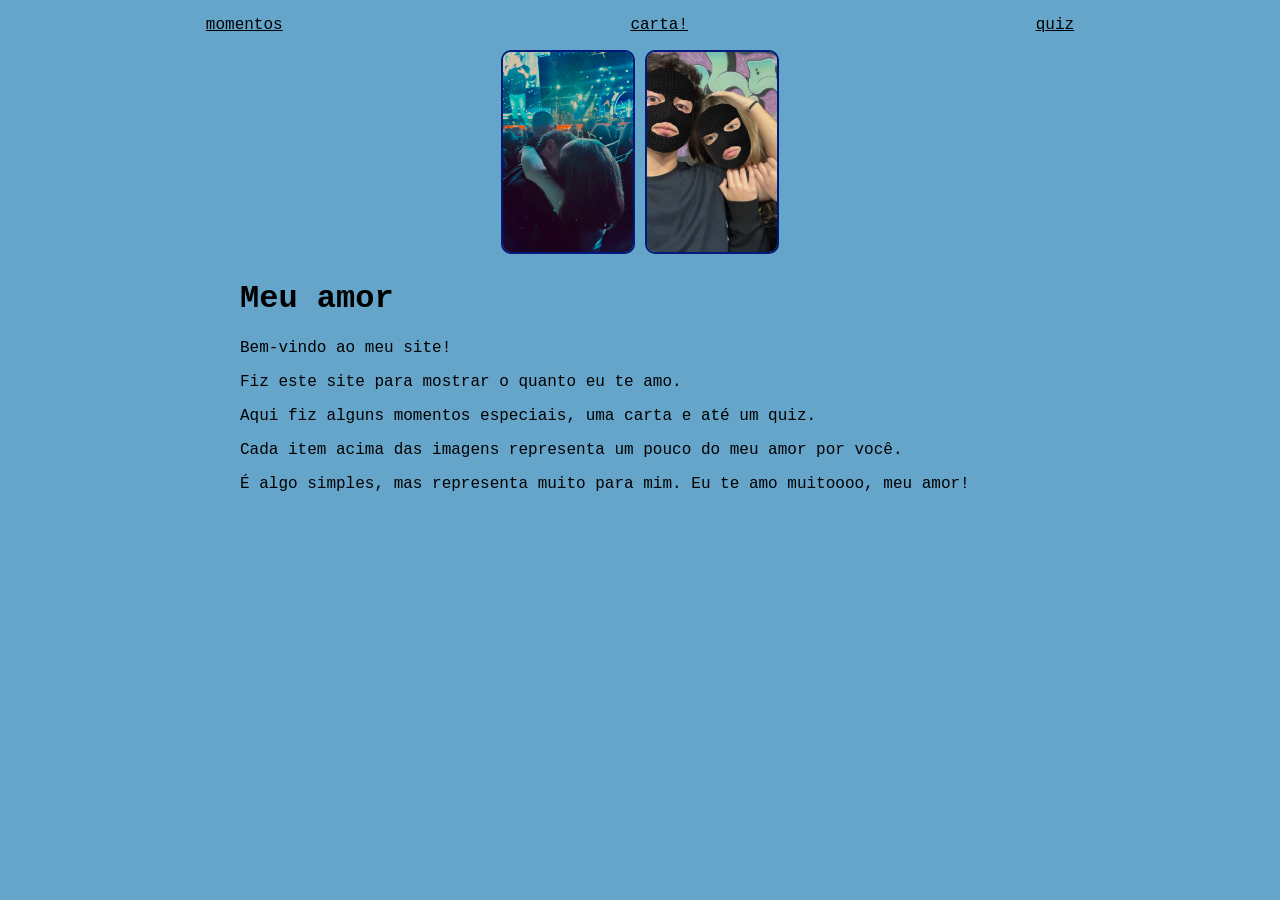
<file: index.html>
<!DOCTYPE html>
<html lang="pt-BR">
<head>
    <meta charset="UTF-8">
    <meta name="viewport" content="width=device-width, initial-scale=1.0">
    <title>Meu amor</title>
    <link rel="stylesheet" href="index.css">
</head>
<body>
    <nav aria-label="Navegação principal">
        <ul>
            <li><a href="momentos.html">momentos</a></li>
            <li><a href="carta!.html">carta!</a></li>
            <li><a href="quiz.html">quiz</a></li>
        </ul>
    </nav>

    <header>
        <div class="center">
            <img src="./image/WhatsApp Image 2026-09-24 at 15.11.05.jpeg" alt="Momento especial">
            <img src="./image/WhatsApp Image 2026-09-24 at 15.33.43.jpeg" alt="Momento especial">
        </div>
    </header>

    <main>
        <h1>Meu amor</h1>
        <p>Bem-vindo ao meu site!</p>
        <p>Fiz este site para mostrar o quanto eu te amo.</p>
        <p>Aqui fiz alguns momentos especiais, uma carta e até um quiz.</p>
        <p>Cada item acima das imagens representa um pouco do meu amor por você.</p>
        <p>É algo simples, mas representa muito para mim. Eu te amo muitoooo, meu amor!</p>
    </main>
</body>
</html>
</file>
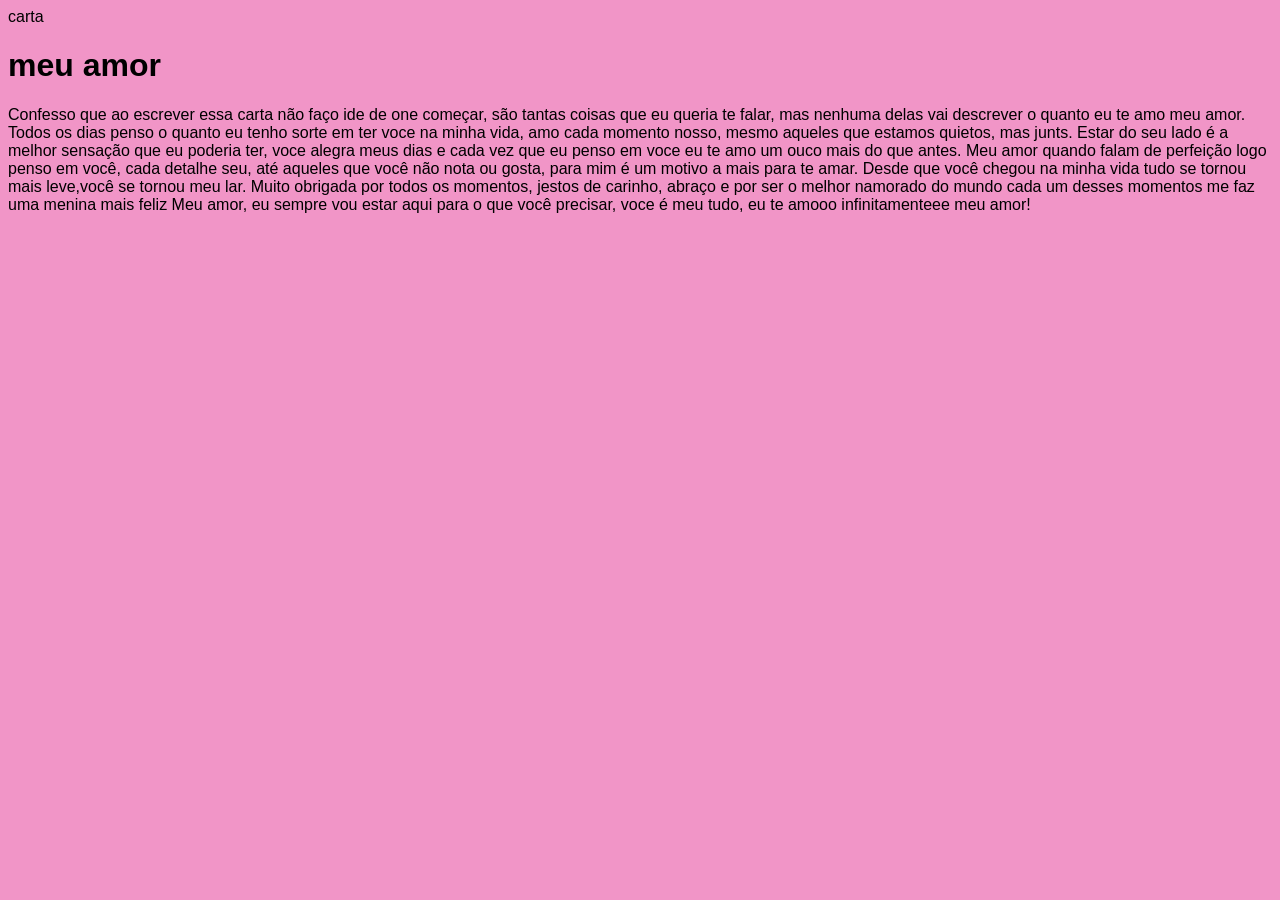
<file: carta!.html>
carta 
<!DOCTYPE html>
<html lang="en">
<head>
    <meta charset="UTF-8">
    <meta name="viewport" content="width=device-width, initial-scale=1.0">
    <title>Carta para meu amor</title>
    <link rel="stylesheet" href="carta.css">
</head>
<body>
 
    <h1>meu amor</h1>
    <header>

    <p> Confesso que ao escrever essa carta não faço ide de one começar, são tantas coisas que eu queria te falar, mas nenhuma delas vai descrever o quanto eu te amo meu amor.
        Todos os dias penso o quanto eu tenho sorte em ter voce na minha vida, amo cada momento nosso, mesmo aqueles que estamos quietos, mas junts. Estar do seu lado é a melhor sensação que eu poderia ter, voce alegra meus dias e cada vez que eu penso em voce eu te amo um ouco mais do que antes.
        Meu amor quando falam de perfeição logo penso em você, cada detalhe seu, até aqueles que você não nota ou gosta, para mim é um motivo a mais para te amar.
        Desde que você chegou na minha vida tudo se tornou mais leve,você se tornou meu lar. Muito obrigada por todos os momentos, jestos de carinho, abraço e por ser o melhor namorado do mundo cada um desses momentos me faz uma menina mais feliz 
        Meu amor, eu sempre vou estar aqui para o que você precisar, voce é meu tudo, eu te amooo infinitamenteee meu amor!
    </p>
    </header>
</body>
</html>
</file>
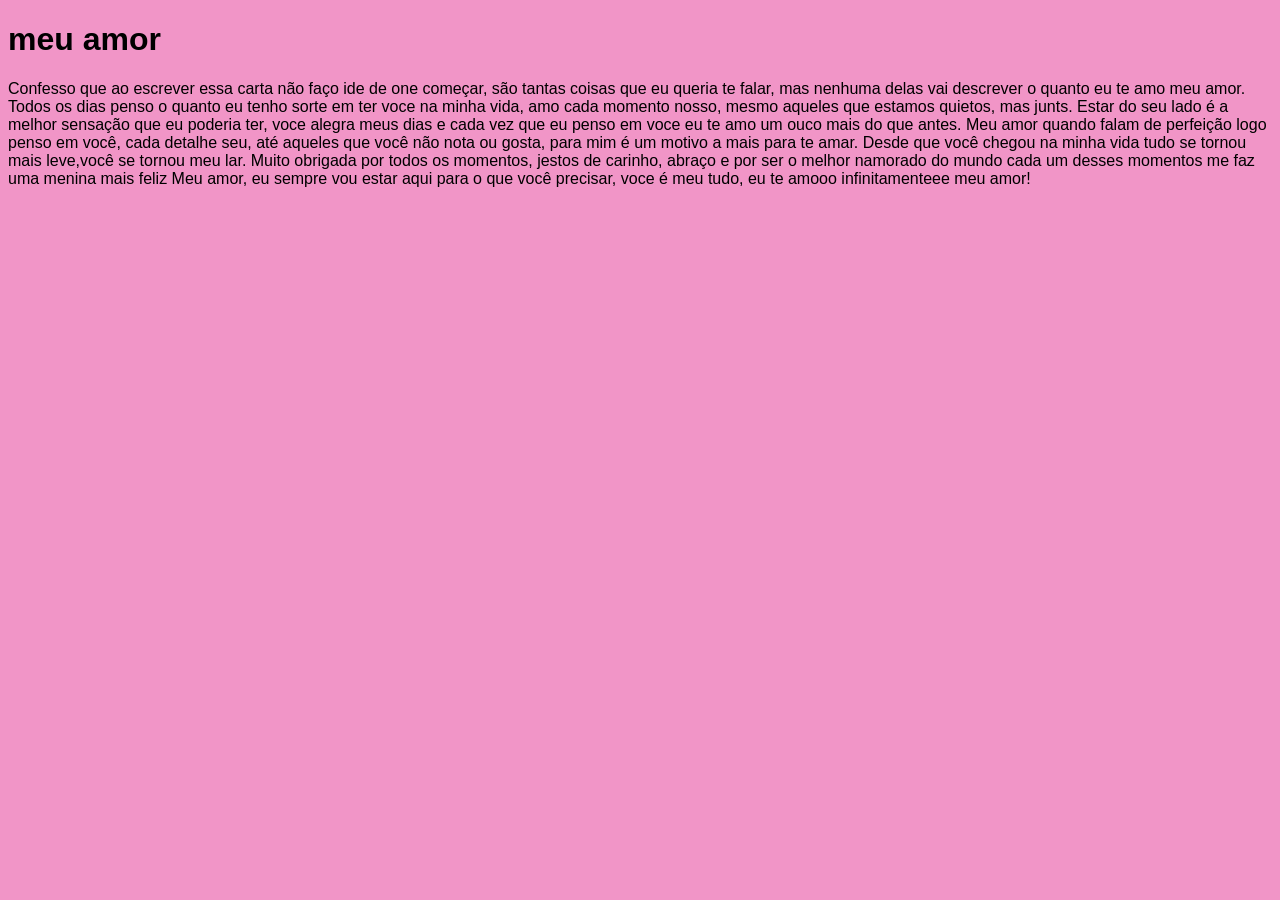
<file: carta.html>
<!DOCTYPE html>
<html lang="en">
<head>
    <meta charset="UTF-8">
    <meta name="viewport" content="width=device-width, initial-scale=1.0">
    <title>Carta para meu amor</title>
    <link rel="stylesheet" href="carta.css">
</head>
<body>
 
    <h1>meu amor</h1>
    <header>

    <p> Confesso que ao escrever essa carta não faço ide de one começar, são tantas coisas que eu queria te falar, mas nenhuma delas vai descrever o quanto eu te amo meu amor.
        Todos os dias penso o quanto eu tenho sorte em ter voce na minha vida, amo cada momento nosso, mesmo aqueles que estamos quietos, mas junts. Estar do seu lado é a melhor sensação que eu poderia ter, voce alegra meus dias e cada vez que eu penso em voce eu te amo um ouco mais do que antes.
        Meu amor quando falam de perfeição logo penso em você, cada detalhe seu, até aqueles que você não nota ou gosta, para mim é um motivo a mais para te amar.
        Desde que você chegou na minha vida tudo se tornou mais leve,você se tornou meu lar. Muito obrigada por todos os momentos, jestos de carinho, abraço e por ser o melhor namorado do mundo cada um desses momentos me faz uma menina mais feliz 
        Meu amor, eu sempre vou estar aqui para o que você precisar, voce é meu tudo, eu te amooo infinitamenteee meu amor!
    </p>
    </header>
</body>
</html>
</file>
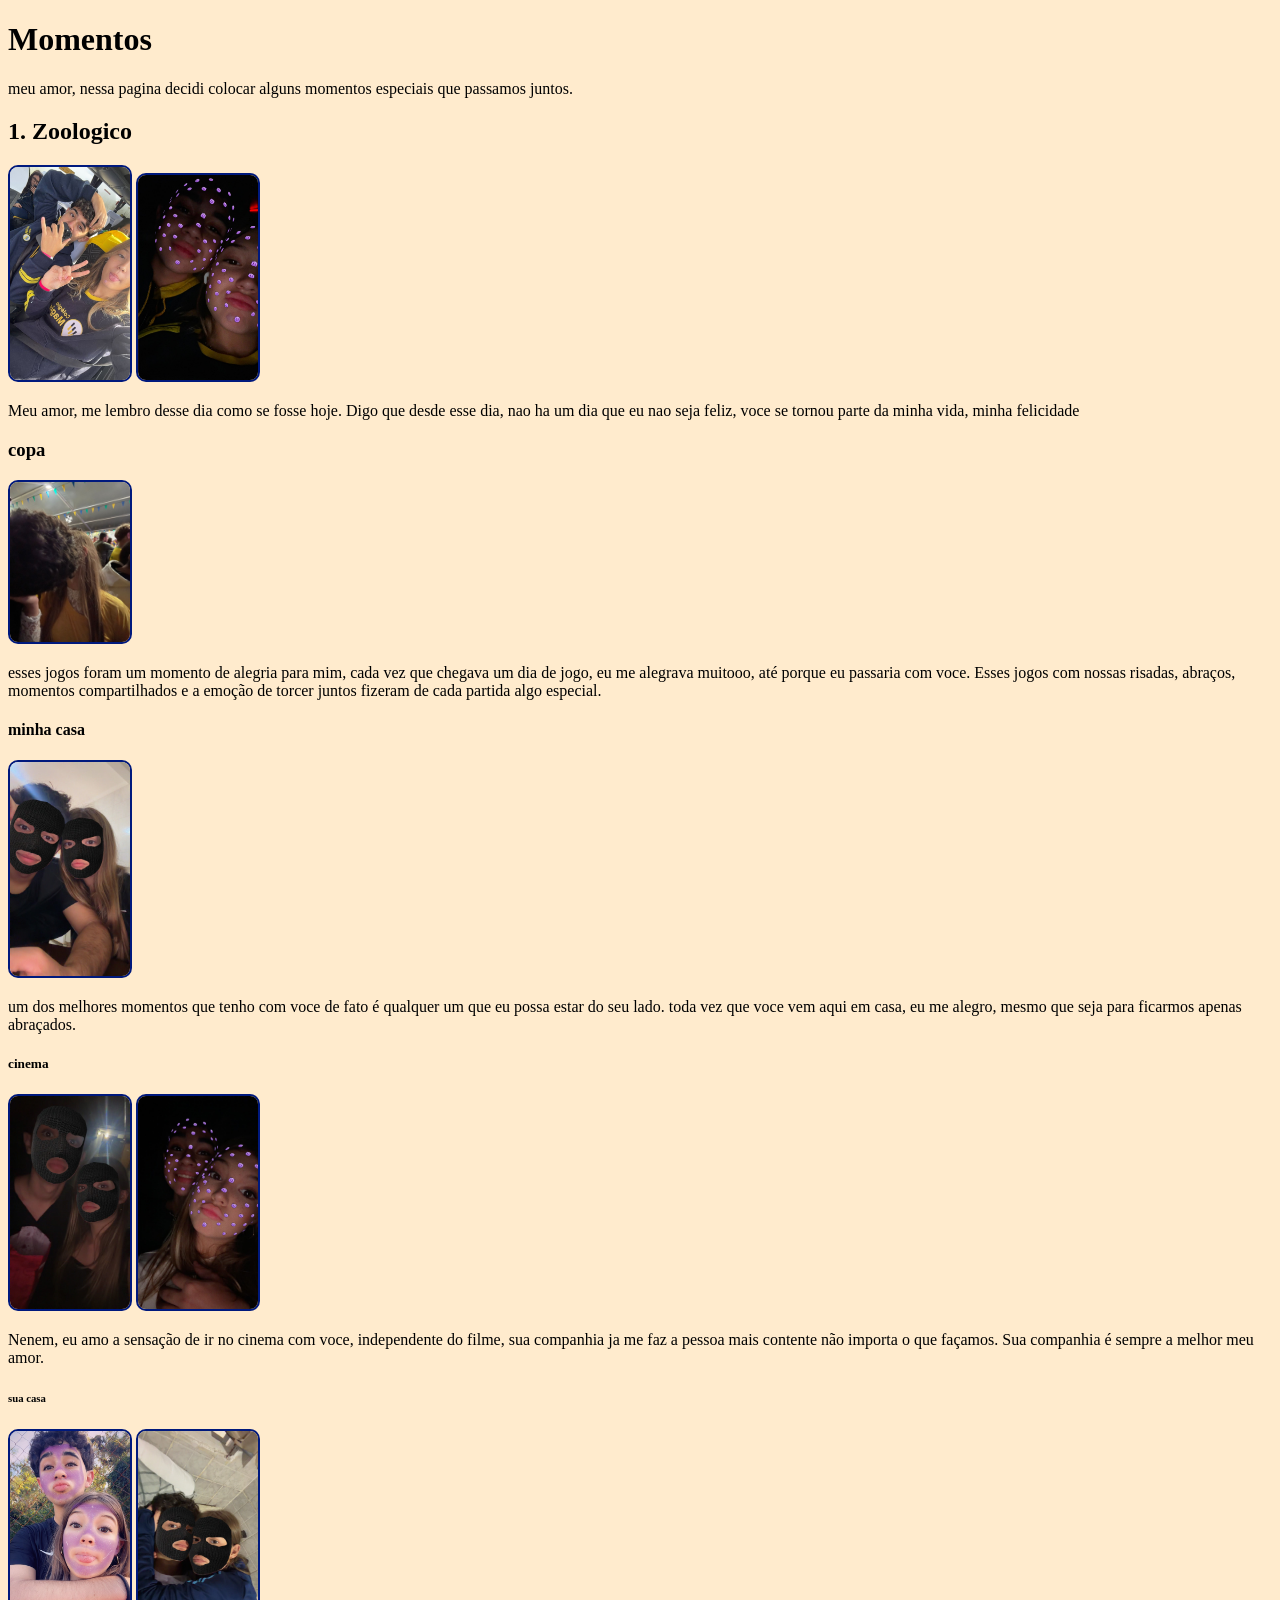
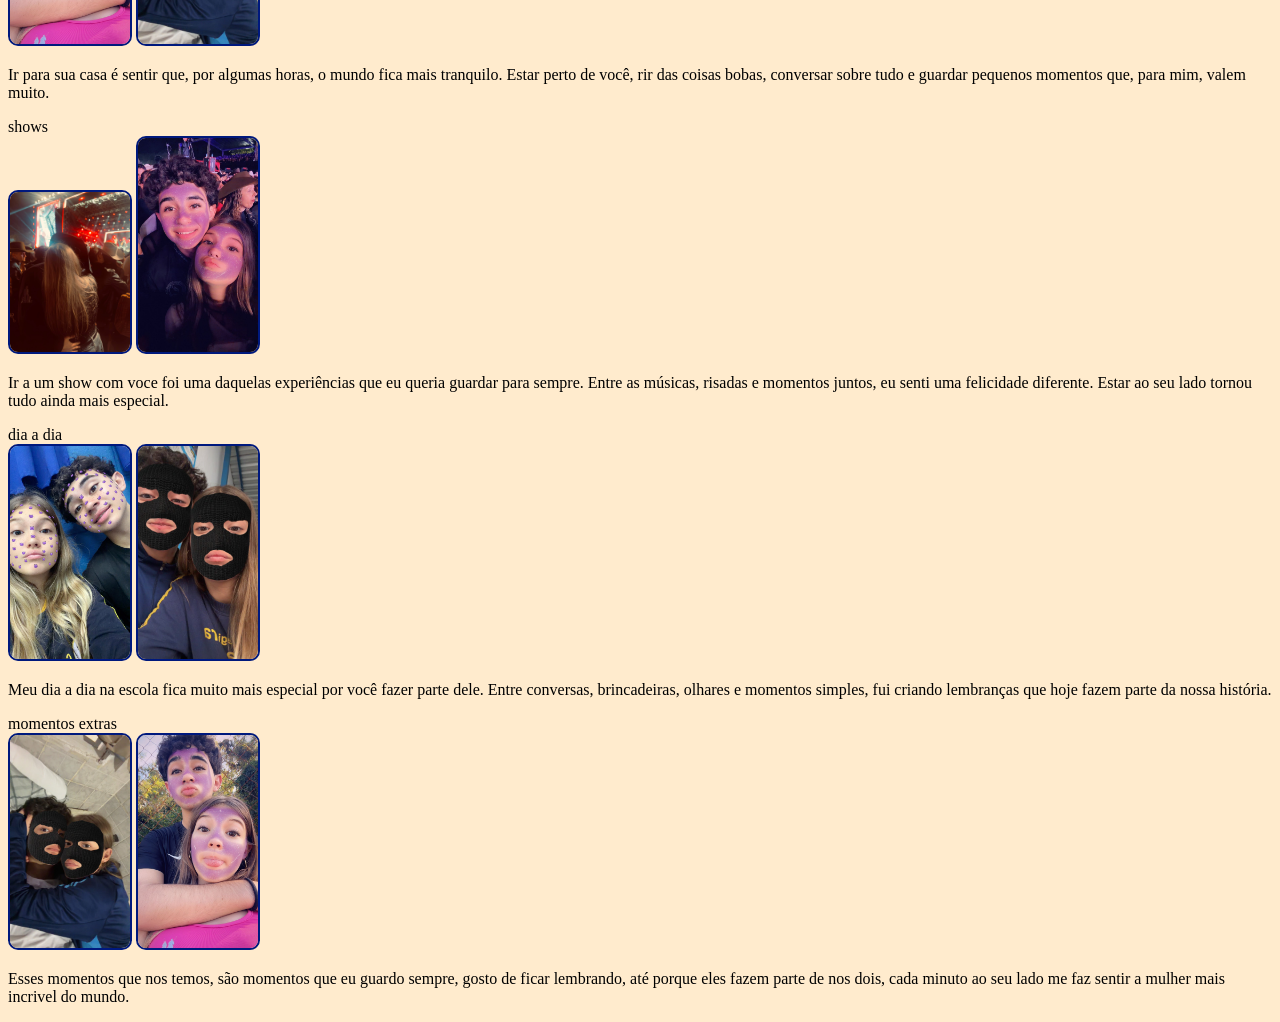
<file: momentos.html>
<!DOCTYPE html>
<html lang="en">
<head>
    <meta charset="UTF-8">
    <meta name="viewport" content="width=device-width, initial-scale=1.0">
    <title>momentos</title>
    <link rel="stylesheet" href="momentos.css">
</head>
<body>
    <h1>Momentos</h1>
    <p>meu amor, nessa pagina decidi colocar alguns momentos especiais que passamos juntos.</p>

    <h2>1. Zoologico</h2>
    <header>
        <img src="./image/WhatsApp%20Image%202026-09-24%20at%2016.21.34.jpeg" alt="zoologico">
        <img src="./image/WhatsApp%20Image%202026-09-24%20at%2016.21.34%20(1).jpeg" alt="zoologico">
        <p>Meu amor, me lembro desse dia como se fosse hoje. Digo que desde esse dia, nao ha um dia que eu nao seja feliz, voce se tornou parte da minha vida, minha felicidade</p>
    </header>

    <h3>copa</h3>
    <header>
        <img src="./image/WhatsApp%20Image%202026-09-24%20at%2016.21.35.jpeg" alt="copa">
        <p>esses jogos foram um momento de alegria para mim, cada vez que chegava um dia de jogo, eu me alegrava muitooo, até porque eu passaria com voce. Esses jogos com nossas risadas, abraços, momentos compartilhados e a emoção de torcer juntos fizeram de cada partida algo especial.</p>
    </header>

    <h4>minha casa</h4>
    <header>
        <img src="./image/WhatsApp%20Image%202026-09-24%20at%2016.21.40.jpeg" alt="minha casa">
        <p>um dos melhores momentos que tenho com voce de fato é qualquer um que eu possa estar do seu lado. toda vez que voce vem aqui em casa, eu me alegro, mesmo que seja para ficarmos apenas abraçados.</p>
    </header>

    <h5>cinema</h5>
    <header>
        <img src="./image/WhatsApp%20Image%202026-09-24%20at%2016.21.39%20(1).jpeg" alt="cinema">
        <img src="./image/WhatsApp%20Image%202026-09-24%20at%2016.21.38%20(1).jpeg" alt="cinema">
        <p>Nenem, eu amo a sensação de ir no cinema com voce, independente do filme, sua companhia ja me faz a pessoa mais contente não importa o que façamos. Sua companhia é sempre a melhor meu amor.</p>
    </header>

    <h6>sua casa</h6>
    <header>
        <img src="./image/WhatsApp%20Image%202026-09-24%20at%2016.21.38.jpeg" alt="sua casa">
        <img src="./image/WhatsApp%20Image%202026-09-24%20at%2016.21.39.jpeg" alt="sua casa">
        <p>Ir para sua casa é sentir que, por algumas horas, o mundo fica mais tranquilo. Estar perto de você, rir das coisas bobas, conversar sobre tudo e guardar pequenos momentos que, para mim, valem muito.</p>
    </header>

    <h7>shows</h7>
    <header>
        <img src="./image/WhatsApp%20Image%202026-09-24%20at%2016.21.37.jpeg" alt="shows">
        <img src="./image/WhatsApp%20Image%202026-09-24%20at%2016.21.37%20(1).jpeg" alt="shows">
        <p>Ir a um show com voce foi uma daquelas experiências que eu queria guardar para sempre. Entre as músicas, risadas e momentos juntos, eu senti uma felicidade diferente. Estar ao seu lado tornou tudo ainda mais especial.</p>
    </header>

    <h8>dia a dia</h8>
    <header>
        <img src="./image/WhatsApp%20Image%202026-09-24%20at%2016.21.35%20(1).jpeg" alt="dia a dia">
        <img src="./image/WhatsApp%20Image%202026-09-24%20at%2019.08.34.jpeg" alt="dia a dia">
        <p>Meu dia a dia na escola fica muito mais especial por você fazer parte dele. Entre conversas, brincadeiras, olhares e momentos simples, fui criando lembranças que hoje fazem parte da nossa história.</p>
    </header>

    <h9>momentos extras</h9>
    <header>
        <img src="./image/WhatsApp%20Image%202026-09-24%20at%2016.21.39.jpeg" alt="momentos extras">
        <img src="./image/WhatsApp%20Image%202026-09-24%20at%2016.21.38.jpeg" alt="momentos extras">
        <p>Esses momentos que nos temos, são momentos que eu guardo sempre, gosto de ficar lembrando, até porque eles fazem parte de nos dois, cada minuto ao seu lado me faz sentir a mulher mais incrivel do mundo.</p>
    </header>
</body>
</html>
</file>
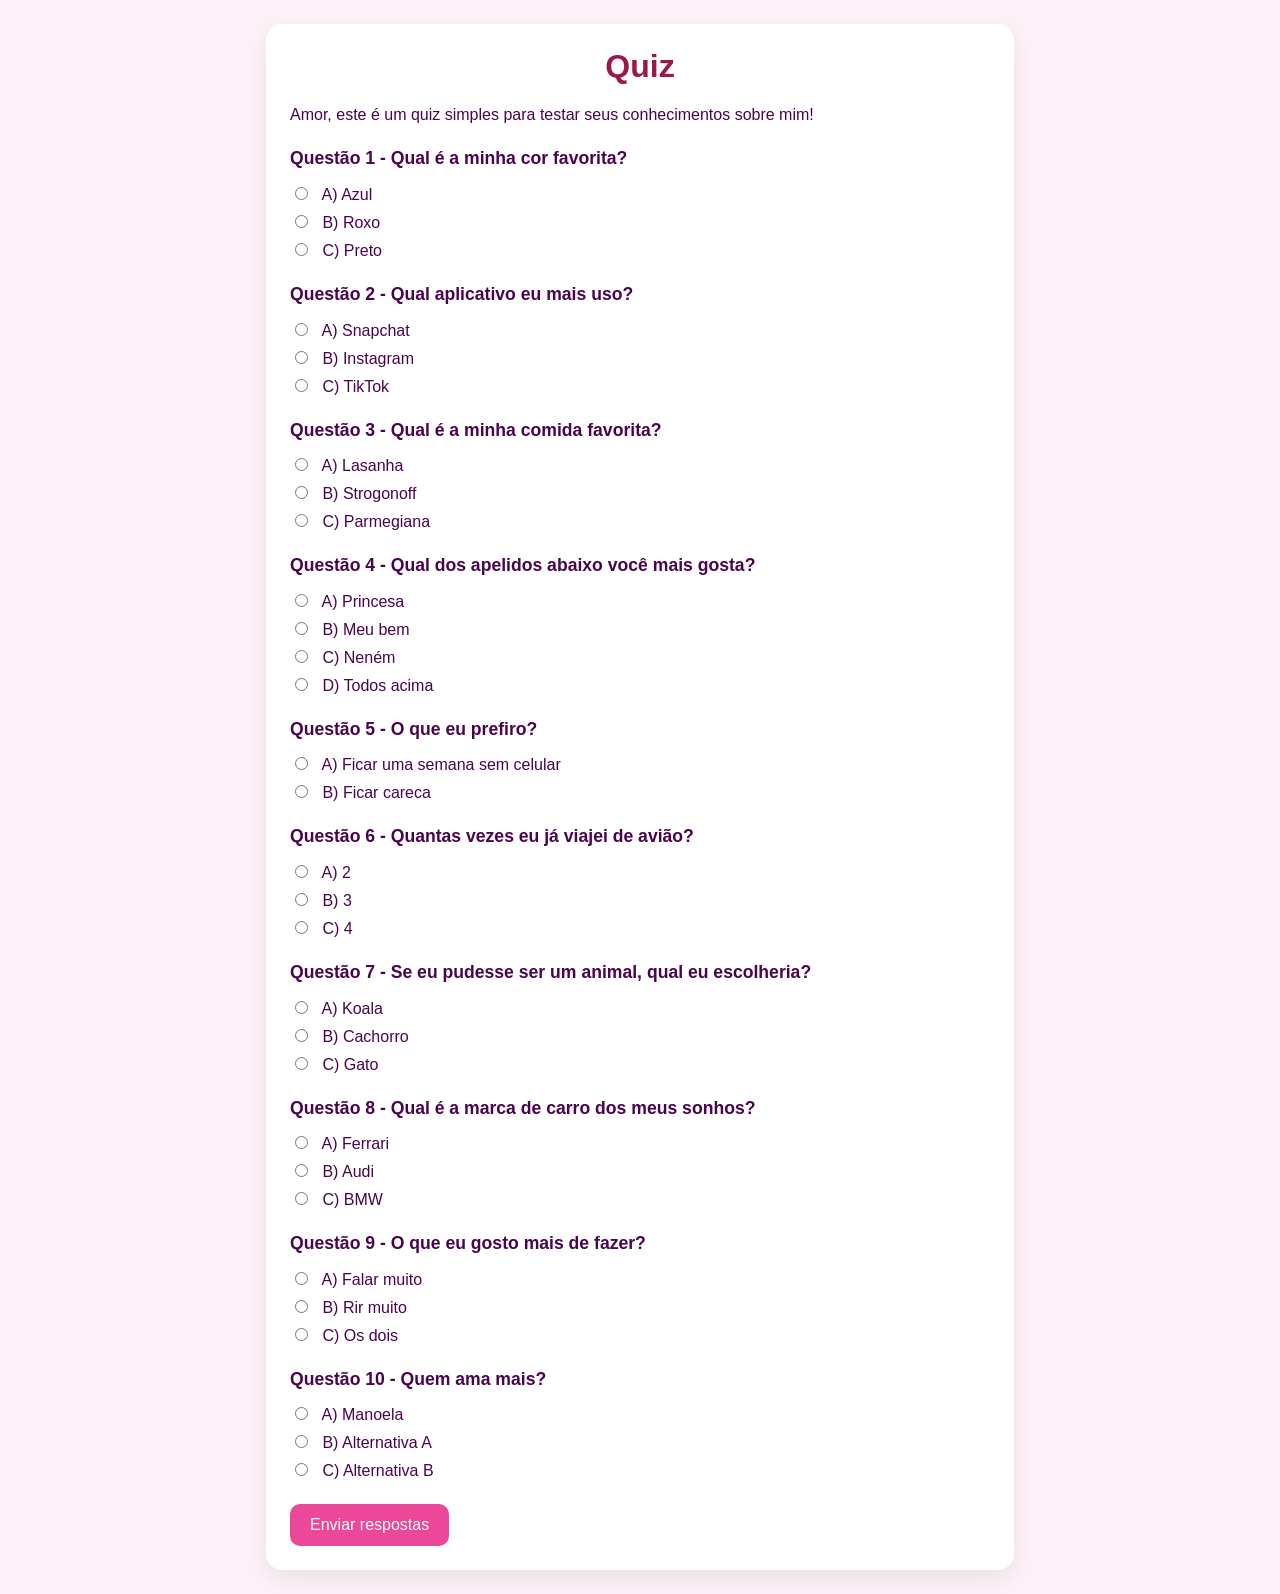
<file: quiz.html>
<!DOCTYPE html>
<html lang="pt-BR">
<head>
    <meta charset="UTF-8">
    <meta name="viewport" content="width=device-width, initial-scale=1.0">
    <title>Quiz do meu amor</title>
    <style>
        :root {
            color-scheme: light;
            font-family: Arial, sans-serif;
        }

        body {
            background: #fdf2f8;
            color: #4a044e;
            margin: 0;
            padding: 24px;
        }

        .quiz {
            max-width: 700px;
            margin: 0 auto;
            background: #fff;
            border-radius: 16px;
            padding: 24px;
            box-shadow: 0 8px 24px rgba(0, 0, 0, 0.08);
        }

        h1 {
            color: #9d174d;
            text-align: center;
            margin-top: 0;
        }

        h2 {
            font-size: 1.1rem;
            margin-top: 24px;
        }

        label {
            display: block;
            margin: 8px 0;
            cursor: pointer;
        }

        input[type="radio"] {
            margin-right: 10px;
        }

        button {
            background: #ec4899;
            color: #fff;
            border: 0;
            border-radius: 10px;
            padding: 12px 20px;
            font-size: 1rem;
            cursor: pointer;
            margin-top: 16px;
        }

        button:hover {
            background: #db2777;
        }

        .resultado {
            display: none;
            margin-top: 24px;
            padding: 16px;
            border-radius: 12px;
            background: #fdf2f8;
            border: 1px solid #f9a8d4;
        }
    </style>
</head>
<body>
    <main class="quiz">
        <h1>Quiz</h1>
        <p>Amor, este é um quiz simples para testar seus conhecimentos sobre mim!</p>

        <form id="quizForm">
            <h2>Questão 1 - Qual é a minha cor favorita?</h2>
            <label><input type="radio" name="q1" value="a"> A) Azul</label>
            <label><input type="radio" name="q1" value="b"> B) Roxo</label>
            <label><input type="radio" name="q1" value="c"> C) Preto</label>

            <h2>Questão 2 - Qual aplicativo eu mais uso?</h2>
            <label><input type="radio" name="q2" value="a"> A) Snapchat</label>
            <label><input type="radio" name="q2" value="b"> B) Instagram</label>
            <label><input type="radio" name="q2" value="c"> C) TikTok</label>

            <h2>Questão 3 - Qual é a minha comida favorita?</h2>
            <label><input type="radio" name="q3" value="a"> A) Lasanha</label>
            <label><input type="radio" name="q3" value="b"> B) Strogonoff</label>
            <label><input type="radio" name="q3" value="c"> C) Parmegiana</label>

            <h2>Questão 4 - Qual dos apelidos abaixo você mais gosta?</h2>
            <label><input type="radio" name="q4" value="a"> A) Princesa</label>
            <label><input type="radio" name="q4" value="b"> B) Meu bem</label>
            <label><input type="radio" name="q4" value="c"> C) Neném</label>
            <label><input type="radio" name="q4" value="d"> D) Todos acima</label>

            <h2>Questão 5 - O que eu prefiro?</h2>
            <label><input type="radio" name="q5" value="a"> A) Ficar uma semana sem celular</label>
            <label><input type="radio" name="q5" value="b"> B) Ficar careca</label>

            <h2>Questão 6 - Quantas vezes eu já viajei de avião?</h2>
            <label><input type="radio" name="q6" value="a"> A) 2</label>
            <label><input type="radio" name="q6" value="b"> B) 3</label>
            <label><input type="radio" name="q6" value="c"> C) 4</label>

            <h2>Questão 7 - Se eu pudesse ser um animal, qual eu escolheria?</h2>
            <label><input type="radio" name="q7" value="a"> A) Koala</label>
            <label><input type="radio" name="q7" value="b"> B) Cachorro</label>
            <label><input type="radio" name="q7" value="c"> C) Gato</label>

            <h2>Questão 8 - Qual é a marca de carro dos meus sonhos?</h2>
            <label><input type="radio" name="q8" value="a"> A) Ferrari</label>
            <label><input type="radio" name="q8" value="b"> B) Audi</label>
            <label><input type="radio" name="q8" value="c"> C) BMW</label>

            <h2>Questão 9 - O que eu gosto mais de fazer?</h2>
            <label><input type="radio" name="q9" value="a"> A) Falar muito</label>
            <label><input type="radio" name="q9" value="b"> B) Rir muito</label>
            <label><input type="radio" name="q9" value="c"> C) Os dois</label>

            <h2>Questão 10 - Quem ama mais?</h2>
            <label><input type="radio" name="q10" value="a"> A) Manoela</label>
            <label><input type="radio" name="q10" value="b"> B) Alternativa A</label>
            <label><input type="radio" name="q10" value="c"> C) Alternativa B</label>

            <button type="submit">Enviar respostas</button>
        </form>

        <section id="resultado" class="resultado" aria-live="polite"></section>
    </main>

    <script>
        const form = document.getElementById('quizForm');
        const resultado = document.getElementById('resultado');
        const respostasCorretas = {
            q1: 'a', q2: 'c', q3: 'b', q4: 'd', q5: 'a',
            q6: 'b', q7: 'a', q8: 'c', q9: 'c', q10: 'c'
        };

        form.addEventListener('submit', (event) => {
            event.preventDefault();
            let acertos = 0;

            for (const [pergunta, respostaCorreta] of Object.entries(respostasCorretas)) {
                const resposta = form.querySelector(`input[name="${pergunta}"]:checked`);
                if (!resposta) {
                    alert('Você precisa responder todas as perguntas antes de enviar!');
                    return;
                }
                if (resposta.value === respostaCorreta) acertos++;
            }

            const totalPerguntas = Object.keys(respostasCorretas).length;
            const percentual = Math.round((acertos / totalPerguntas) * 100);
            resultado.innerHTML = `
                <h2>Resultado do quiz</h2>
                <p>Você acertou <strong>${acertos}</strong> de <strong>${totalPerguntas}</strong> perguntas.</p>
                <p>Seu desempenho: <strong>${percentual}%</strong>.</p>
                <p>${percentual === 100 ? 'Perfeito! Você conhece tudo sobre mim 😍' : 'Quase lá! Tente novamente para melhorar sua pontuação 💙'}</p>
            `;
            resultado.style.display = 'block';
            resultado.scrollIntoView({ behavior: 'smooth', block: 'start' });
        });
    </script>
</body>
</html>
</file>
<file: index.css>
body {
    color: #000;
    background-color: rgb(102, 165, 202);
    font-family: 'Courier New', Courier, monospace;
    margin: 0;
    padding: 0 16px 32px;
}

ul {
    display: flex;
    justify-content: space-around;
    align-items: center;
    list-style-type: none;
    padding: 16px;
    margin: 0;
}

a {
    color: #000;
}

img {
    width: 130px;
    height: 200px;
    object-fit: cover;
    border-radius: 10px;
    border: 2px solid rgb(0, 25, 125);
}

.center {
    text-align: center;
}

main {
    max-width: 800px;
    margin: 0 auto;
}
</file>
<file: carta.css>
body{
    background-color: #f195c7;
    font-family: 'roboto', sans-serif;
}
</file>
<file: momentos.css>
body{
    color: rgb(0, 0, 0);
    background-color:blanchedalmond
}

img{  
    width: 120px;
    height: auto;
    border-radius: 10px;
    border: 2px solid rgb(0, 25, 125);
}
</file>
